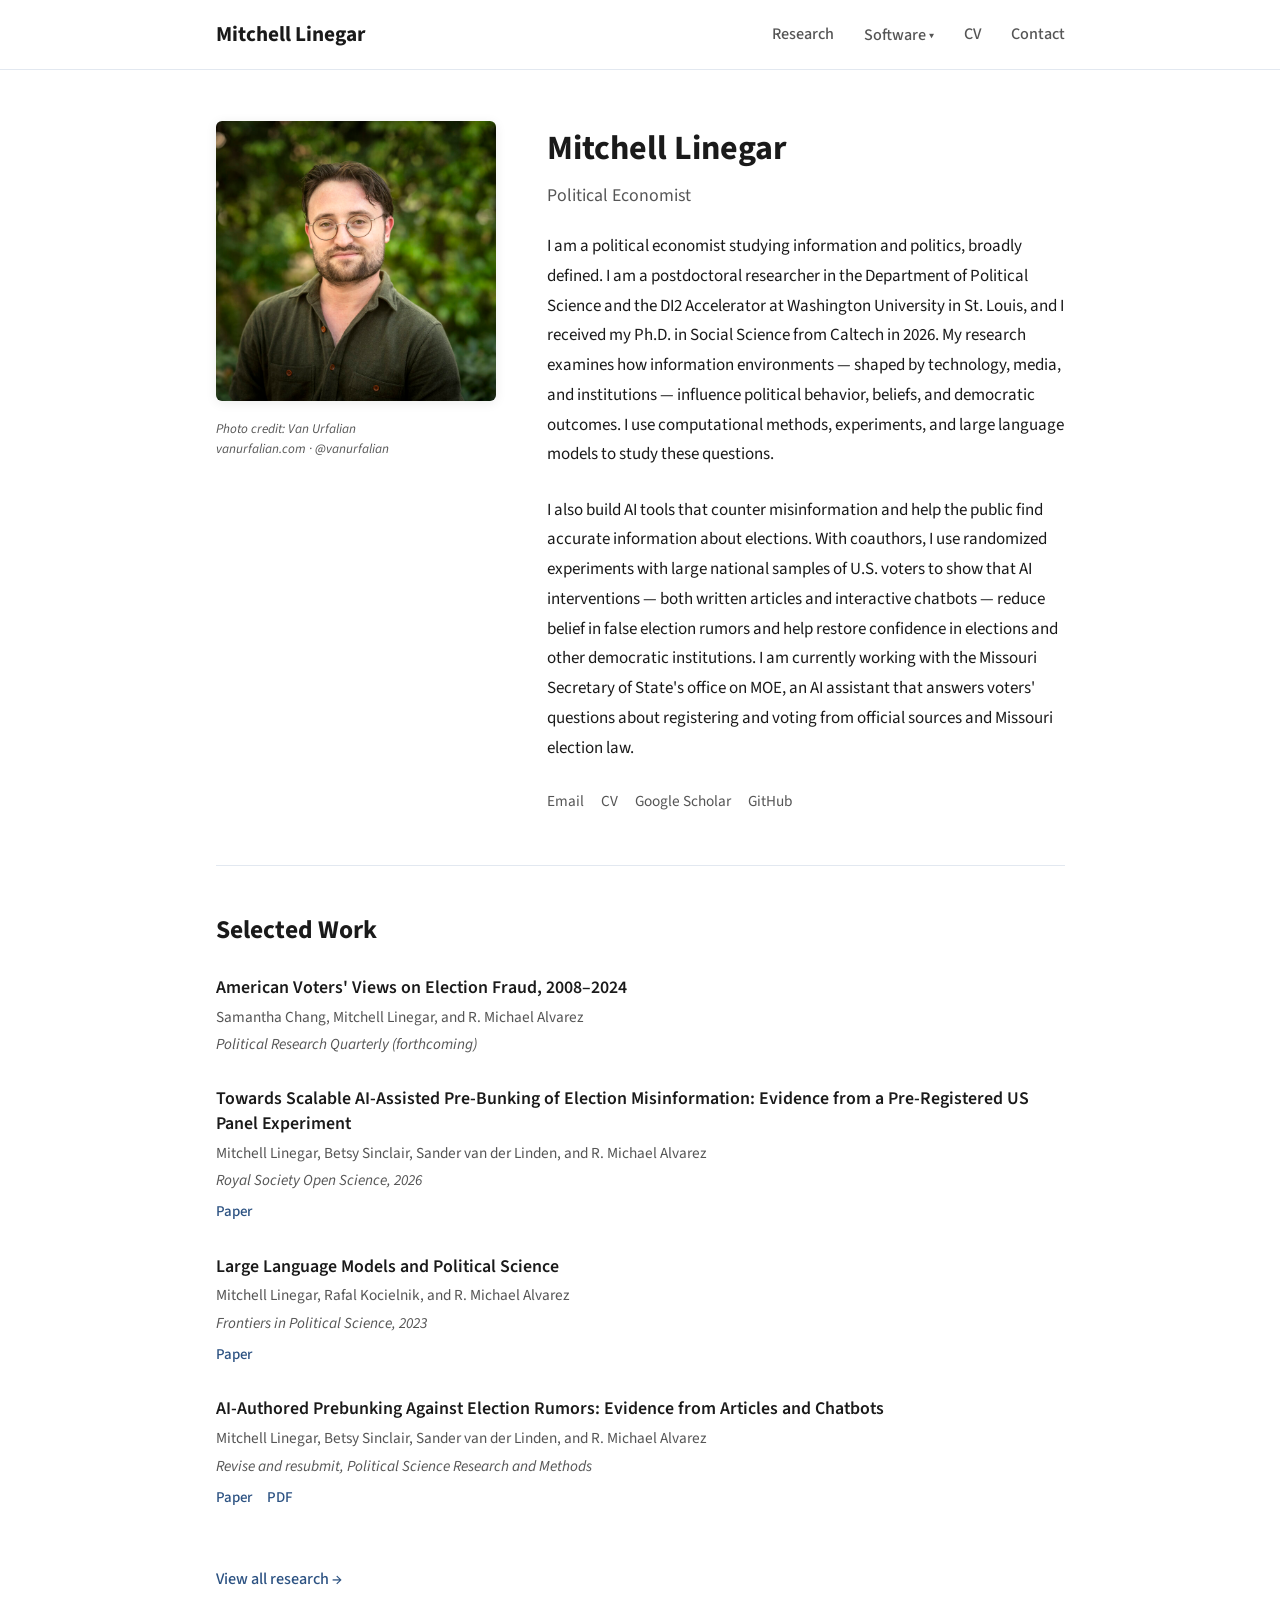
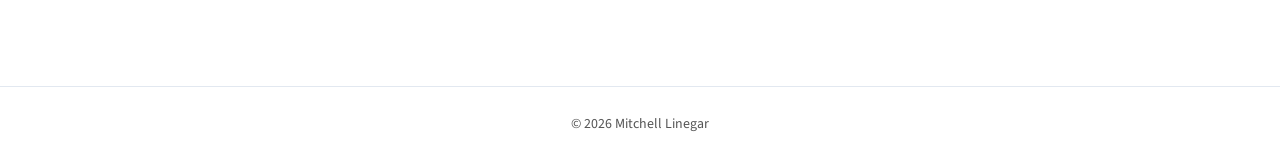
<file: index.html>
<!DOCTYPE html>
<html lang="en">
<head>
  <meta charset="UTF-8">
  <meta name="viewport" content="width=device-width, initial-scale=1.0">
  <title>Mitchell Linegar</title>
  <meta name="description" content="Mitchell Linegar — Political Economist studying information and politics.">
  <meta property="og:title" content="Mitchell Linegar">
  <meta property="og:description" content="Political Economist studying information and politics.">
  <meta property="og:type" content="website">
  <link rel="preconnect" href="https://fonts.googleapis.com">
  <link rel="preconnect" href="https://fonts.gstatic.com" crossorigin>
  <link href="https://fonts.googleapis.com/css2?family=Source+Sans+3:wght@400;500;600;700&display=swap" rel="stylesheet">
  <link rel="stylesheet" href="css/style.css">
</head>
<body>

  <header class="site-header">
    <div class="container">
      <a href="index.html" class="site-title">Mitchell Linegar</a>
      <button class="nav-toggle" aria-label="Toggle navigation">
        <span></span><span></span><span></span>
      </button>
      <nav class="site-nav">
        <a href="research.html">Research</a>
        <div class="nav-dropdown">
          <a href="tools.html">Software ▾</a>
          <div class="nav-dropdown-content">
            <a href="https://github.com/mlinegar/treepo" target="_blank" rel="noopener">treepo</a>
            <a href="https://electionbot.chat" target="_blank" rel="noopener">ElectionBot</a>
            <a href="https://electionbot.chat/article" target="_blank" rel="noopener">Generate Anti-Misinfo Articles</a>
            <a href="https://electionbot.chat/domains?agent=single" target="_blank" rel="noopener">Anti-Misinfo Chatbots</a>
          </div>
        </div>
        <a href="files/linegar_cv.pdf" target="_blank" rel="noopener">CV</a>
        <a href="contact.html">Contact</a>
      </nav>
    </div>
  </header>

  <main class="container">
    <section class="hero">
      <div class="hero-photo">
        <figure>
          <img src="assets/headshot.jpg" alt="Mitchell Linegar" width="800" height="800">
          <figcaption class="photo-credit">
            Photo credit: Van Urfalian<br>
            <a href="http://www.vanurfalian.com/" target="_blank" rel="noopener">vanurfalian.com</a> ·
            <a href="https://www.instagram.com/vanurfalian/" target="_blank" rel="noopener">@vanurfalian</a>
          </figcaption>
        </figure>
      </div>
      <div class="hero-content">
        <h1>Mitchell Linegar</h1>
        <p class="subtitle">Political Economist</p>
        <p class="bio">
          I am a political economist studying information and politics, broadly defined.
          I am a postdoctoral researcher in the Department of Political Science and the
          DI2 Accelerator at Washington University in St. Louis, and I received my Ph.D. in
          Social Science from Caltech in 2026.
          My research examines how information environments — shaped by technology, media,
          and institutions — influence political behavior, beliefs, and democratic outcomes.
          I use computational methods, experiments, and large language models to study these questions.
        </p>
        <p class="bio">
          I also build AI tools that counter misinformation and help the public find accurate
          information about elections. With coauthors, I use randomized experiments with large
          national samples of U.S. voters to show that AI interventions — both written articles
          and interactive chatbots — reduce belief in false election rumors and help restore
          confidence in elections and other democratic institutions. I am currently working with
          the Missouri Secretary of State's office on MOE, an AI assistant that answers voters' questions about
          registering and voting from official sources and Missouri election law.
        </p>
        <div class="hero-links">
          <a href="mailto:linegar@wustl.edu">Email</a>
          <a href="files/linegar_cv.pdf" target="_blank" rel="noopener">CV</a>
          <a href="https://scholar.google.com/citations?user=R7RQ5woAAAAJ" target="_blank" rel="noopener">Google Scholar</a>
          <a href="https://github.com/mlinegar" target="_blank" rel="noopener">GitHub</a>
        </div>
      </div>
    </section>

    <hr class="section-divider">

    <section class="section">
      <h2>Selected Work</h2>
      <div id="selected-work">
        <noscript>
          <p>Please enable JavaScript to view publications.</p>
        </noscript>
      </div>
      <a href="research.html" class="section-link">View all research →</a>
    </section>
  </main>

  <footer class="site-footer">
    <div class="container">
      &copy; 2026 Mitchell Linegar
    </div>
  </footer>

  <script src="js/main.js"></script>
</body>
</html>
</file>
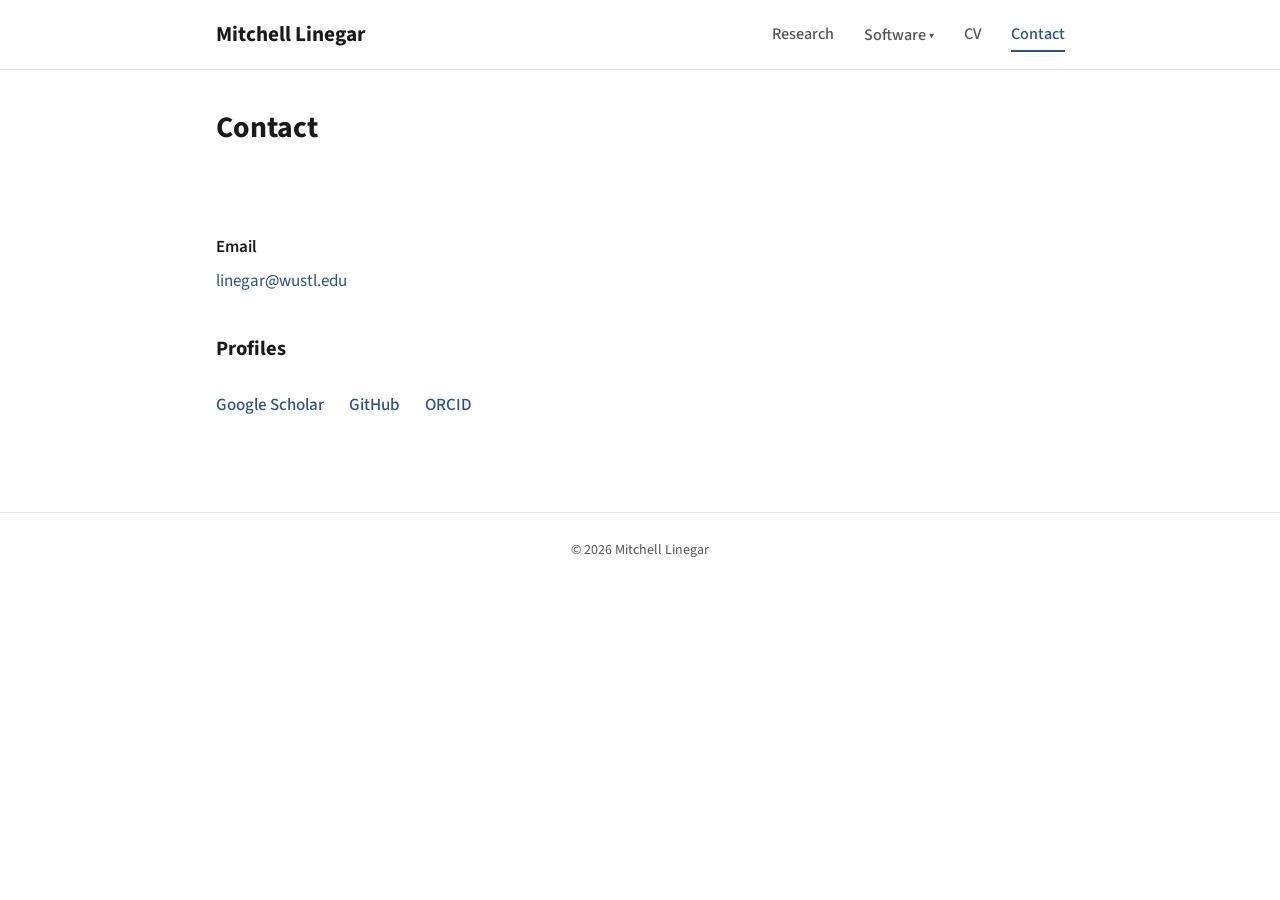
<file: contact.html>
<!DOCTYPE html>
<html lang="en">
<head>
  <meta charset="UTF-8">
  <meta name="viewport" content="width=device-width, initial-scale=1.0">
  <title>Contact — Mitchell Linegar</title>
  <meta name="description" content="Contact information for Mitchell Linegar.">
  <link rel="preconnect" href="https://fonts.googleapis.com">
  <link rel="preconnect" href="https://fonts.gstatic.com" crossorigin>
  <link href="https://fonts.googleapis.com/css2?family=Source+Sans+3:wght@400;500;600;700&display=swap" rel="stylesheet">
  <link rel="stylesheet" href="css/style.css">
</head>
<body>

  <header class="site-header">
    <div class="container">
      <a href="index.html" class="site-title">Mitchell Linegar</a>
      <button class="nav-toggle" aria-label="Toggle navigation">
        <span></span><span></span><span></span>
      </button>
      <nav class="site-nav">
        <a href="research.html">Research</a>
        <div class="nav-dropdown">
          <a href="tools.html">Software ▾</a>
          <div class="nav-dropdown-content">
            <a href="https://github.com/mlinegar/treepo" target="_blank" rel="noopener">treepo</a>
            <a href="https://electionbot.chat" target="_blank" rel="noopener">ElectionBot</a>
            <a href="https://electionbot.chat/article" target="_blank" rel="noopener">Generate Anti-Misinfo Articles</a>
            <a href="https://electionbot.chat/domains?agent=single" target="_blank" rel="noopener">Anti-Misinfo Chatbots</a>
          </div>
        </div>
        <a href="files/linegar_cv.pdf" target="_blank" rel="noopener">CV</a>
        <a href="contact.html" class="active">Contact</a>
      </nav>
    </div>
  </header>

  <main class="container">
    <div class="page-header">
      <h1>Contact</h1>
    </div>

    <section class="section">
      <dl class="contact-info">
        <dt>Email</dt>
        <dd><a href="mailto:linegar@wustl.edu">linegar@wustl.edu</a></dd>
      </dl>

      <h2 style="margin-top: 2rem; margin-bottom: 1rem; font-size: 1.2rem;">Profiles</h2>
      <div class="profile-links">
        <a href="https://scholar.google.com/citations?user=R7RQ5woAAAAJ" target="_blank" rel="noopener">Google Scholar</a>
        <a href="https://github.com/mlinegar" target="_blank" rel="noopener">GitHub</a>
        <a href="https://orcid.org/0009-0005-0866-405X" target="_blank" rel="noopener">ORCID</a>
      </div>
    </section>
  </main>

  <footer class="site-footer">
    <div class="container">
      &copy; 2026 Mitchell Linegar
    </div>
  </footer>

  <script src="js/main.js"></script>
</body>
</html>
</file>
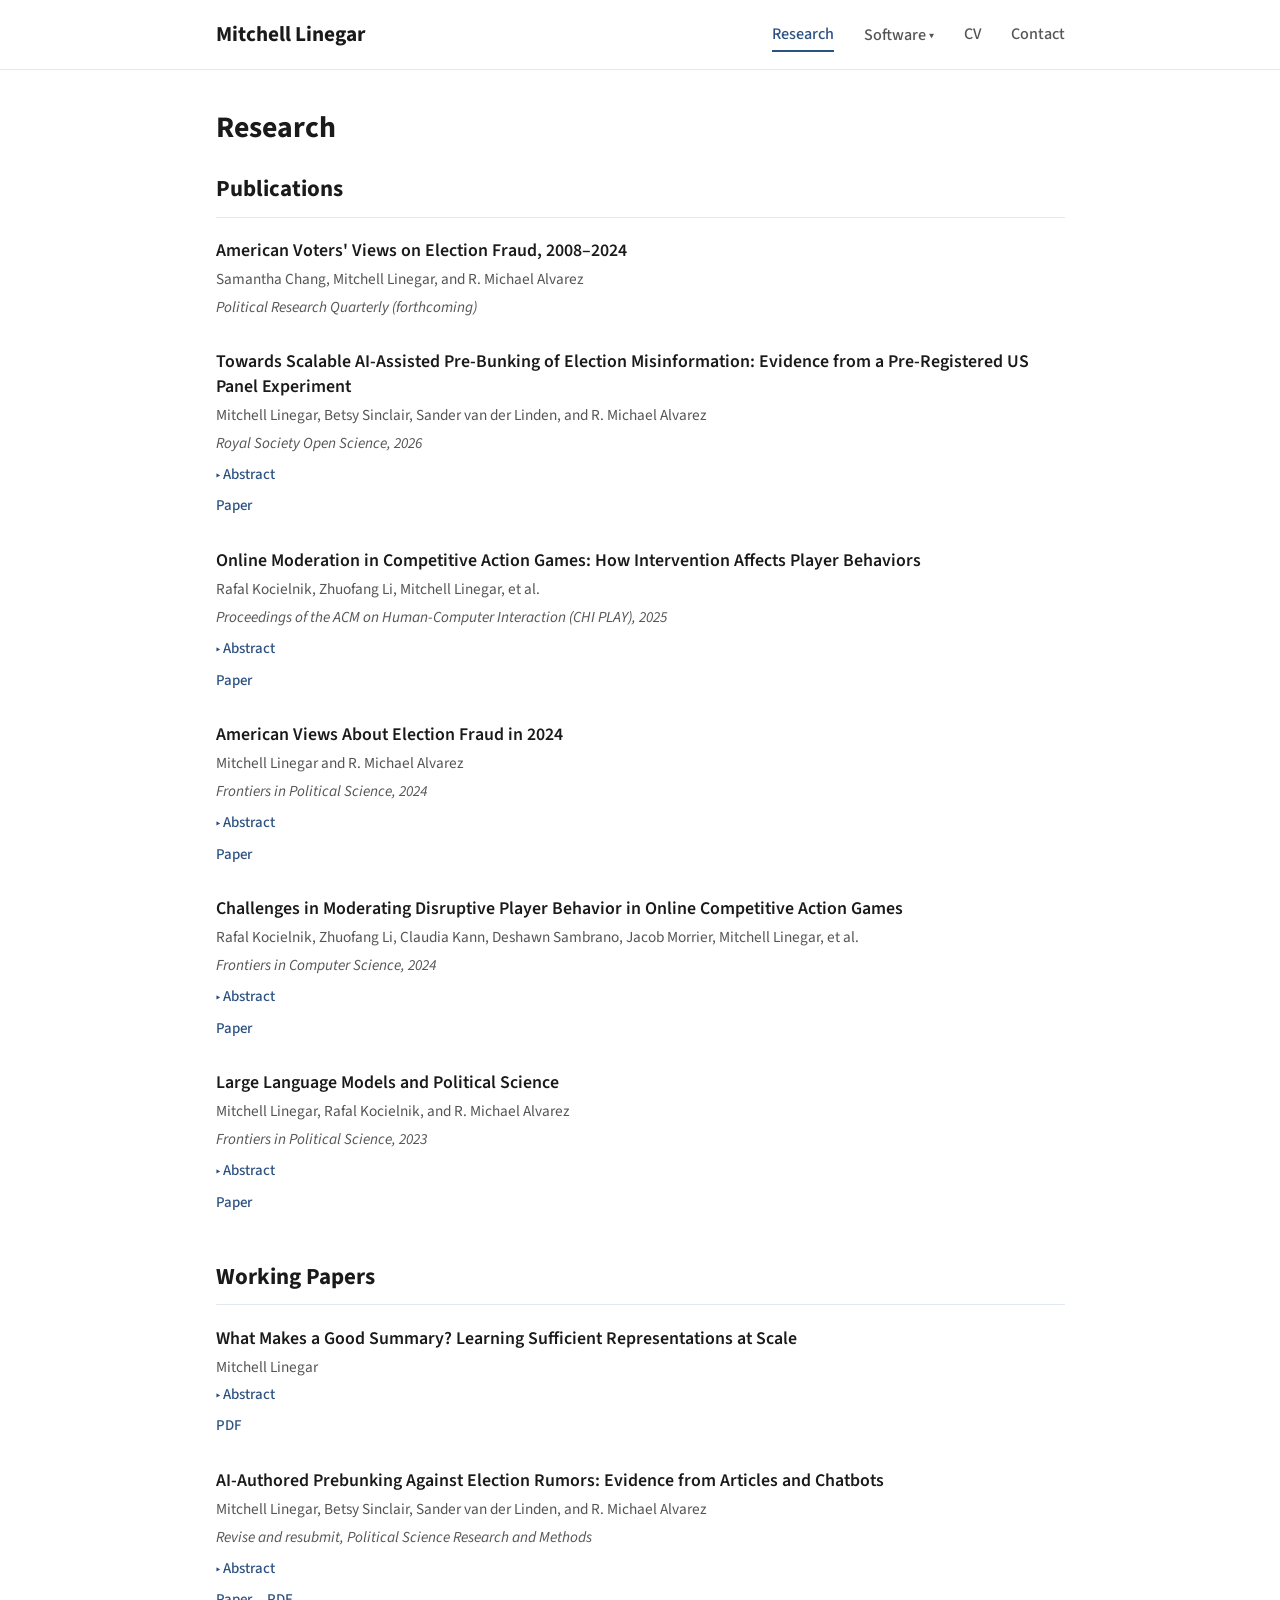
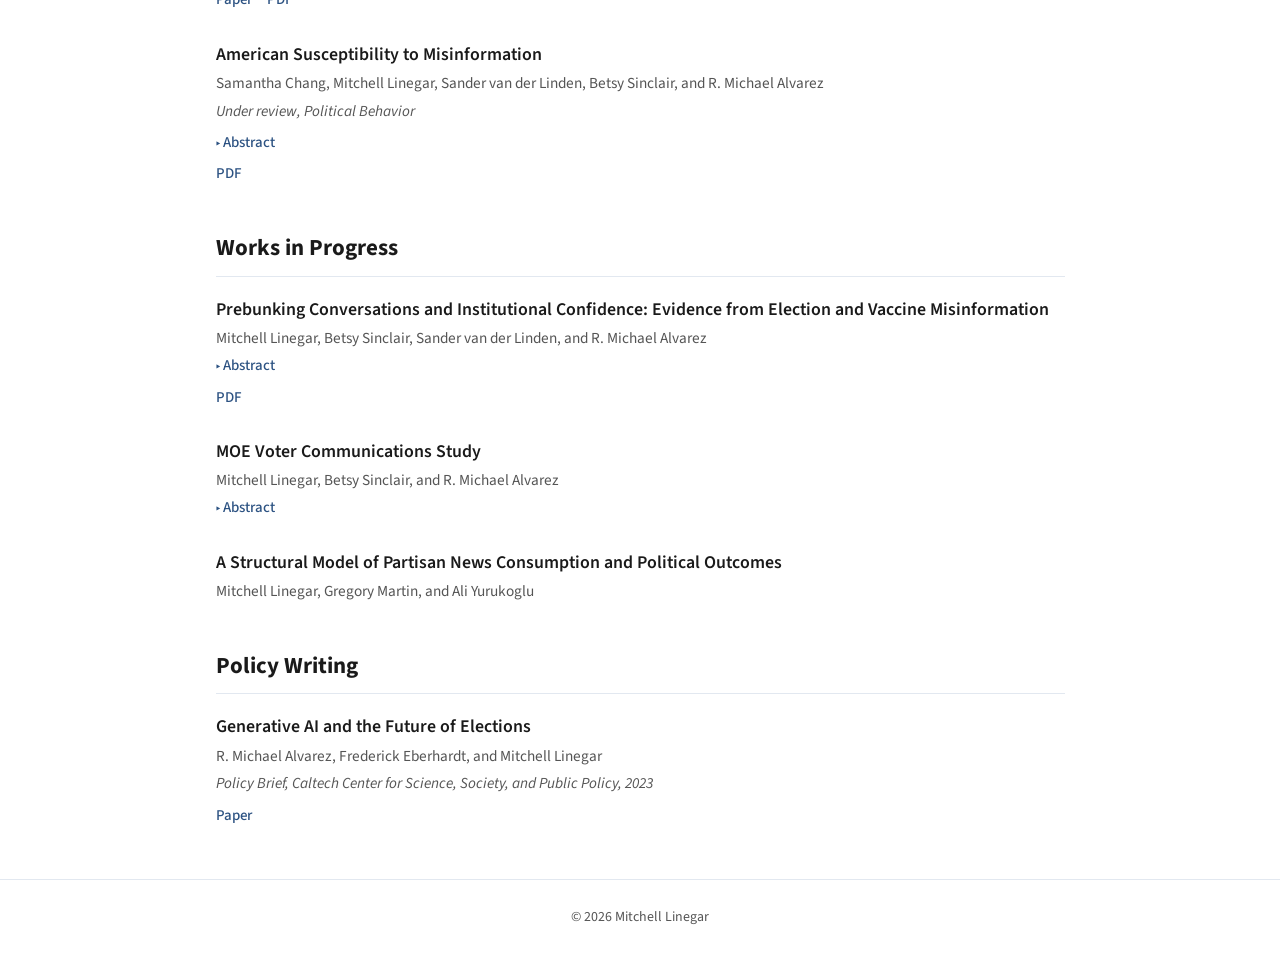
<file: research.html>
<!DOCTYPE html>
<html lang="en">
<head>
  <meta charset="UTF-8">
  <meta name="viewport" content="width=device-width, initial-scale=1.0">
  <title>Research — Mitchell Linegar</title>
  <meta name="description" content="Research by Mitchell Linegar on information, politics, and political economy.">
  <link rel="preconnect" href="https://fonts.googleapis.com">
  <link rel="preconnect" href="https://fonts.gstatic.com" crossorigin>
  <link href="https://fonts.googleapis.com/css2?family=Source+Sans+3:wght@400;500;600;700&display=swap" rel="stylesheet">
  <link rel="stylesheet" href="css/style.css">
</head>
<body>

  <header class="site-header">
    <div class="container">
      <a href="index.html" class="site-title">Mitchell Linegar</a>
      <button class="nav-toggle" aria-label="Toggle navigation">
        <span></span><span></span><span></span>
      </button>
      <nav class="site-nav">
        <a href="research.html" class="active">Research</a>
        <div class="nav-dropdown">
          <a href="tools.html">Software ▾</a>
          <div class="nav-dropdown-content">
            <a href="https://github.com/mlinegar/treepo" target="_blank" rel="noopener">treepo</a>
            <a href="https://electionbot.chat" target="_blank" rel="noopener">ElectionBot</a>
            <a href="https://electionbot.chat/article" target="_blank" rel="noopener">Generate Anti-Misinfo Articles</a>
            <a href="https://electionbot.chat/domains?agent=single" target="_blank" rel="noopener">Anti-Misinfo Chatbots</a>
          </div>
        </div>
        <a href="files/linegar_cv.pdf" target="_blank" rel="noopener">CV</a>
        <a href="contact.html">Contact</a>
      </nav>
    </div>
  </header>

  <main class="container">
    <div class="page-header">
      <h1>Research</h1>
    </div>

    <div id="research-papers">
      <noscript>
        <p>Please enable JavaScript to view publications.</p>
      </noscript>
    </div>
  </main>

  <footer class="site-footer">
    <div class="container">
      &copy; 2026 Mitchell Linegar
    </div>
  </footer>

  <script src="js/main.js"></script>
</body>
</html>
</file>
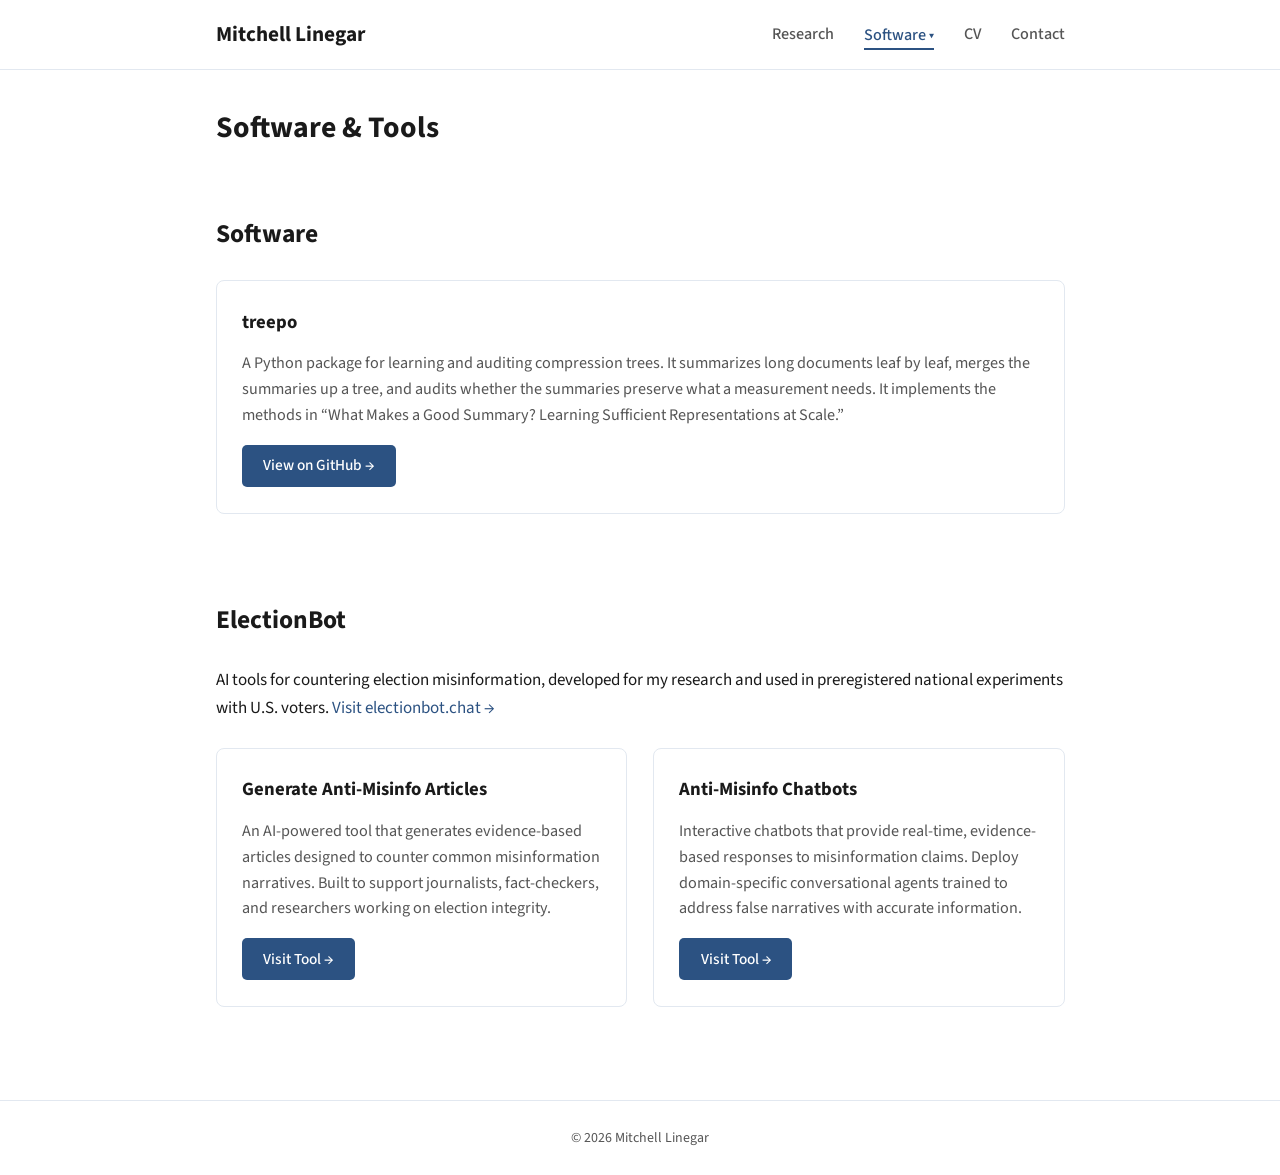
<file: tools.html>
<!DOCTYPE html>
<html lang="en">
<head>
  <meta charset="UTF-8">
  <meta name="viewport" content="width=device-width, initial-scale=1.0">
  <title>Software &amp; Tools — Mitchell Linegar</title>
  <meta name="description" content="Open-source software and public tools by Mitchell Linegar: treepo and ElectionBot.">
  <link rel="preconnect" href="https://fonts.googleapis.com">
  <link rel="preconnect" href="https://fonts.gstatic.com" crossorigin>
  <link href="https://fonts.googleapis.com/css2?family=Source+Sans+3:wght@400;500;600;700&display=swap" rel="stylesheet">
  <link rel="stylesheet" href="css/style.css">
</head>
<body>

  <header class="site-header">
    <div class="container">
      <a href="index.html" class="site-title">Mitchell Linegar</a>
      <button class="nav-toggle" aria-label="Toggle navigation">
        <span></span><span></span><span></span>
      </button>
      <nav class="site-nav">
        <a href="research.html">Research</a>
        <div class="nav-dropdown">
          <a href="tools.html" class="active">Software ▾</a>
          <div class="nav-dropdown-content">
            <a href="https://github.com/mlinegar/treepo" target="_blank" rel="noopener">treepo</a>
            <a href="https://electionbot.chat" target="_blank" rel="noopener">ElectionBot</a>
            <a href="https://electionbot.chat/article" target="_blank" rel="noopener">Generate Anti-Misinfo Articles</a>
            <a href="https://electionbot.chat/domains?agent=single" target="_blank" rel="noopener">Anti-Misinfo Chatbots</a>
          </div>
        </div>
        <a href="files/linegar_cv.pdf" target="_blank" rel="noopener">CV</a>
        <a href="contact.html">Contact</a>
      </nav>
    </div>
  </header>

  <main class="container">
    <div class="page-header">
      <h1>Software &amp; Tools</h1>
    </div>

    <section class="section">
      <h2>Software</h2>
      <div class="tools-grid">
        <div class="tool-card">
          <h3>treepo</h3>
          <p>
            A Python package for learning and auditing compression trees. It summarizes long
            documents leaf by leaf, merges the summaries up a tree, and audits whether the
            summaries preserve what a measurement needs. It implements the methods in
            “What Makes a Good Summary? Learning Sufficient Representations at Scale.”
          </p>
          <a href="https://github.com/mlinegar/treepo" target="_blank" rel="noopener" class="btn">View on GitHub →</a>
        </div>
      </div>
    </section>

    <section class="section">
      <h2>ElectionBot</h2>
      <p>
        AI tools for countering election misinformation, developed for my research and used in
        preregistered national experiments with U.S. voters.
        <a href="https://electionbot.chat" target="_blank" rel="noopener">Visit electionbot.chat →</a>
      </p>

      <div class="tools-grid">
        <div class="tool-card">
          <h3>Generate Anti-Misinfo Articles</h3>
          <p>
            An AI-powered tool that generates evidence-based articles designed to counter
            common misinformation narratives. Built to support journalists, fact-checkers,
            and researchers working on election integrity.
          </p>
          <a href="https://electionbot.chat/article" target="_blank" rel="noopener" class="btn">Visit Tool →</a>
        </div>

        <div class="tool-card">
          <h3>Anti-Misinfo Chatbots</h3>
          <p>
            Interactive chatbots that provide real-time, evidence-based responses to
            misinformation claims. Deploy domain-specific conversational agents trained
            to address false narratives with accurate information.
          </p>
          <a href="https://electionbot.chat/domains?agent=single" target="_blank" rel="noopener" class="btn">Visit Tool →</a>
        </div>
      </div>
    </section>
  </main>

  <footer class="site-footer">
    <div class="container">
      &copy; 2026 Mitchell Linegar
    </div>
  </footer>

  <script src="js/main.js"></script>
</body>
</html>
</file>
<file: css/style.css>
/* ===== Reset & Base ===== */
*, *::before, *::after {
  box-sizing: border-box;
  margin: 0;
  padding: 0;
}

:root {
  --color-text: #1a1a1a;
  --color-text-light: #555;
  --color-accent: #2c5282;
  --color-accent-hover: #1a365d;
  --color-bg: #ffffff;
  --color-bg-alt: #f7f8fa;
  --color-border: #e2e8f0;
  --max-width: 900px;
  --font-body: 'Source Sans 3', -apple-system, BlinkMacSystemFont, 'Segoe UI', Roboto, sans-serif;
  --font-heading: 'Source Sans 3', -apple-system, BlinkMacSystemFont, 'Segoe UI', Roboto, sans-serif;
}

html {
  font-size: 17px;
  scroll-behavior: smooth;
}

body {
  font-family: var(--font-body);
  color: var(--color-text);
  background: var(--color-bg);
  line-height: 1.65;
  -webkit-font-smoothing: antialiased;
}

a {
  color: var(--color-accent);
  text-decoration: none;
  transition: color 0.2s;
}

a:hover {
  color: var(--color-accent-hover);
  text-decoration: underline;
}

img {
  max-width: 100%;
  height: auto;
}

/* ===== Layout ===== */
.container {
  max-width: var(--max-width);
  margin: 0 auto;
  padding: 0 1.5rem;
}

/* ===== Navigation ===== */
.site-header {
  border-bottom: 1px solid var(--color-border);
  padding: 1rem 0;
  position: sticky;
  top: 0;
  background: rgba(255,255,255,0.97);
  backdrop-filter: blur(8px);
  z-index: 100;
}

.site-header .container {
  display: flex;
  justify-content: space-between;
  align-items: center;
}

.site-title {
  font-family: var(--font-heading);
  font-size: 1.25rem;
  font-weight: 700;
  color: var(--color-text);
  text-decoration: none;
}

.site-title:hover {
  color: var(--color-accent);
  text-decoration: none;
}

.site-nav {
  display: flex;
  align-items: center;
  gap: 1.75rem;
}

.site-nav a {
  font-size: 0.95rem;
  font-weight: 500;
  color: var(--color-text-light);
  text-decoration: none;
  position: relative;
}

.site-nav a:hover,
.site-nav a.active {
  color: var(--color-accent);
  text-decoration: none;
}

.site-nav a.active::after {
  content: '';
  position: absolute;
  bottom: -4px;
  left: 0;
  right: 0;
  height: 2px;
  background: var(--color-accent);
}

/* Dropdown */
.nav-dropdown {
  position: relative;
}

.nav-dropdown-content {
  display: none;
  position: absolute;
  top: 100%;
  right: 0;
  background: var(--color-bg);
  border: 1px solid var(--color-border);
  border-radius: 6px;
  box-shadow: 0 4px 12px rgba(0,0,0,0.08);
  min-width: 220px;
  padding: 0.5rem 0;
  margin-top: 0.5rem;
  z-index: 200;
}

.nav-dropdown:hover .nav-dropdown-content {
  display: block;
}

.nav-dropdown-content a {
  display: block;
  padding: 0.5rem 1rem;
  font-size: 0.9rem;
  color: var(--color-text);
}

.nav-dropdown-content a:hover {
  background: var(--color-bg-alt);
  color: var(--color-accent);
}

/* Hamburger */
.nav-toggle {
  display: none;
  background: none;
  border: none;
  cursor: pointer;
  padding: 0.5rem;
}

.nav-toggle span {
  display: block;
  width: 22px;
  height: 2px;
  background: var(--color-text);
  margin: 5px 0;
  transition: 0.3s;
}

/* ===== Hero / About ===== */
.hero {
  padding: 3rem 0;
  display: grid;
  grid-template-columns: 280px 1fr;
  gap: 3rem;
  align-items: start;
}

.hero-photo {
  width: 100%;
}

.hero-photo figure {
  margin: 0;
}

.hero-photo img {
  width: 100%;
  border-radius: 6px;
  box-shadow: 0 2px 12px rgba(0,0,0,0.08);
}

.photo-credit {
  margin-top: 0.5rem;
  font-size: 0.78rem;
  color: var(--color-text-light);
  line-height: 1.5;
  font-style: italic;
}

.photo-credit a {
  color: var(--color-text-light);
}

.photo-credit a:hover {
  color: var(--color-accent);
}

.hero-content h1 {
  font-family: var(--font-heading);
  font-size: 2rem;
  font-weight: 700;
  margin-bottom: 0.25rem;
}

.hero-content .subtitle {
  font-size: 1.05rem;
  color: var(--color-text-light);
  margin-bottom: 1.25rem;
}

.hero-content .bio {
  font-size: 1rem;
  line-height: 1.75;
  margin-bottom: 1.5rem;
}

.hero-links {
  display: flex;
  gap: 1rem;
  flex-wrap: wrap;
}

.hero-links a {
  font-size: 0.9rem;
  color: var(--color-text-light);
}

.hero-links a:hover {
  color: var(--color-accent);
}

/* ===== Sections ===== */
.section {
  padding: 2.5rem 0;
}

.section-divider {
  border: none;
  border-top: 1px solid var(--color-border);
  margin: 0;
}

.section h2 {
  font-family: var(--font-heading);
  font-size: 1.5rem;
  font-weight: 700;
  margin-bottom: 1.5rem;
}

.section-link {
  display: inline-block;
  margin-top: 1.5rem;
  font-size: 0.95rem;
  font-weight: 500;
}

/* ===== Paper Entries ===== */
.paper {
  margin-bottom: 1.75rem;
}

.paper-title {
  font-size: 1.05rem;
  font-weight: 600;
  line-height: 1.4;
  margin-bottom: 0.2rem;
}

.paper-title a {
  color: var(--color-text);
}

.paper-title a:hover {
  color: var(--color-accent);
}

.paper-authors {
  font-size: 0.9rem;
  color: var(--color-text-light);
  margin-bottom: 0.15rem;
}

.paper-venue {
  font-size: 0.9rem;
  color: var(--color-text-light);
  font-style: italic;
  margin-bottom: 0.4rem;
}

.paper details {
  margin-bottom: 0.4rem;
}

.paper summary {
  font-size: 0.88rem;
  color: var(--color-accent);
  cursor: pointer;
  font-weight: 500;
  user-select: none;
  list-style: none;
}

.paper summary::-webkit-details-marker {
  display: none;
}

.paper summary::before {
  content: '▸ ';
  font-size: 0.8rem;
}

.paper details[open] summary::before {
  content: '▾ ';
}

.paper details p {
  margin-top: 0.5rem;
  font-size: 0.92rem;
  color: var(--color-text-light);
  line-height: 1.6;
  padding-left: 1rem;
  border-left: 2px solid var(--color-border);
}

.paper-links {
  font-size: 0.88rem;
}

.paper-links a {
  margin-right: 0.75rem;
  font-weight: 500;
}

/* ===== Tools Cards ===== */
.tools-grid {
  display: grid;
  grid-template-columns: repeat(auto-fit, minmax(300px, 1fr));
  gap: 1.5rem;
  margin-top: 1.5rem;
}

.tool-card {
  border: 1px solid var(--color-border);
  border-radius: 8px;
  padding: 1.5rem;
  transition: box-shadow 0.2s;
}

.tool-card:hover {
  box-shadow: 0 2px 12px rgba(0,0,0,0.06);
}

.tool-card h3 {
  font-size: 1.1rem;
  margin-bottom: 0.75rem;
}

.tool-card p {
  font-size: 0.95rem;
  color: var(--color-text-light);
  margin-bottom: 1rem;
  line-height: 1.6;
}

.tool-card .btn {
  display: inline-block;
  padding: 0.5rem 1.25rem;
  background: var(--color-accent);
  color: #fff;
  border-radius: 5px;
  font-size: 0.9rem;
  font-weight: 500;
  text-decoration: none;
  transition: background 0.2s;
}

.tool-card .btn:hover {
  background: var(--color-accent-hover);
  color: #fff;
  text-decoration: none;
}

/* ===== Contact ===== */
.contact-info {
  font-size: 1rem;
  line-height: 2;
}

.contact-info dt {
  font-weight: 600;
  color: var(--color-text);
  margin-top: 1rem;
}

.contact-info dd {
  margin-left: 0;
  color: var(--color-text-light);
}

.profile-links {
  display: flex;
  gap: 1.5rem;
  margin-top: 1.5rem;
  flex-wrap: wrap;
}

.profile-links a {
  font-weight: 500;
}

/* ===== Footer ===== */
.site-footer {
  border-top: 1px solid var(--color-border);
  padding: 1.5rem 0;
  margin-top: 3rem;
  text-align: center;
  font-size: 0.82rem;
  color: var(--color-text-light);
}

/* ===== Research Page ===== */
.research-section {
  margin-bottom: 2.5rem;
}

.research-section h2 {
  font-size: 1.35rem;
  padding-bottom: 0.5rem;
  border-bottom: 1px solid var(--color-border);
  margin-bottom: 1.25rem;
}

/* ===== Page Header ===== */
.page-header {
  padding: 2rem 0 1rem;
}

.page-header h1 {
  font-family: var(--font-heading);
  font-size: 1.75rem;
  font-weight: 700;
}

/* ===== Responsive ===== */
@media (max-width: 768px) {
  html {
    font-size: 16px;
  }

  .hero {
    grid-template-columns: 1fr;
    gap: 1.5rem;
    padding: 2rem 0;
  }

  .hero-photo {
    max-width: 240px;
  }

  .site-nav {
    display: none;
    position: absolute;
    top: 100%;
    left: 0;
    right: 0;
    background: var(--color-bg);
    border-bottom: 1px solid var(--color-border);
    flex-direction: column;
    padding: 1rem 1.5rem;
    gap: 0.75rem;
  }

  .site-nav.open {
    display: flex;
  }

  .nav-toggle {
    display: block;
  }

  .nav-dropdown-content {
    position: static;
    box-shadow: none;
    border: none;
    padding-left: 1rem;
    margin-top: 0.25rem;
  }

  .nav-dropdown:hover .nav-dropdown-content {
    display: block;
  }

  .tools-grid {
    grid-template-columns: 1fr;
  }
}
</file>
